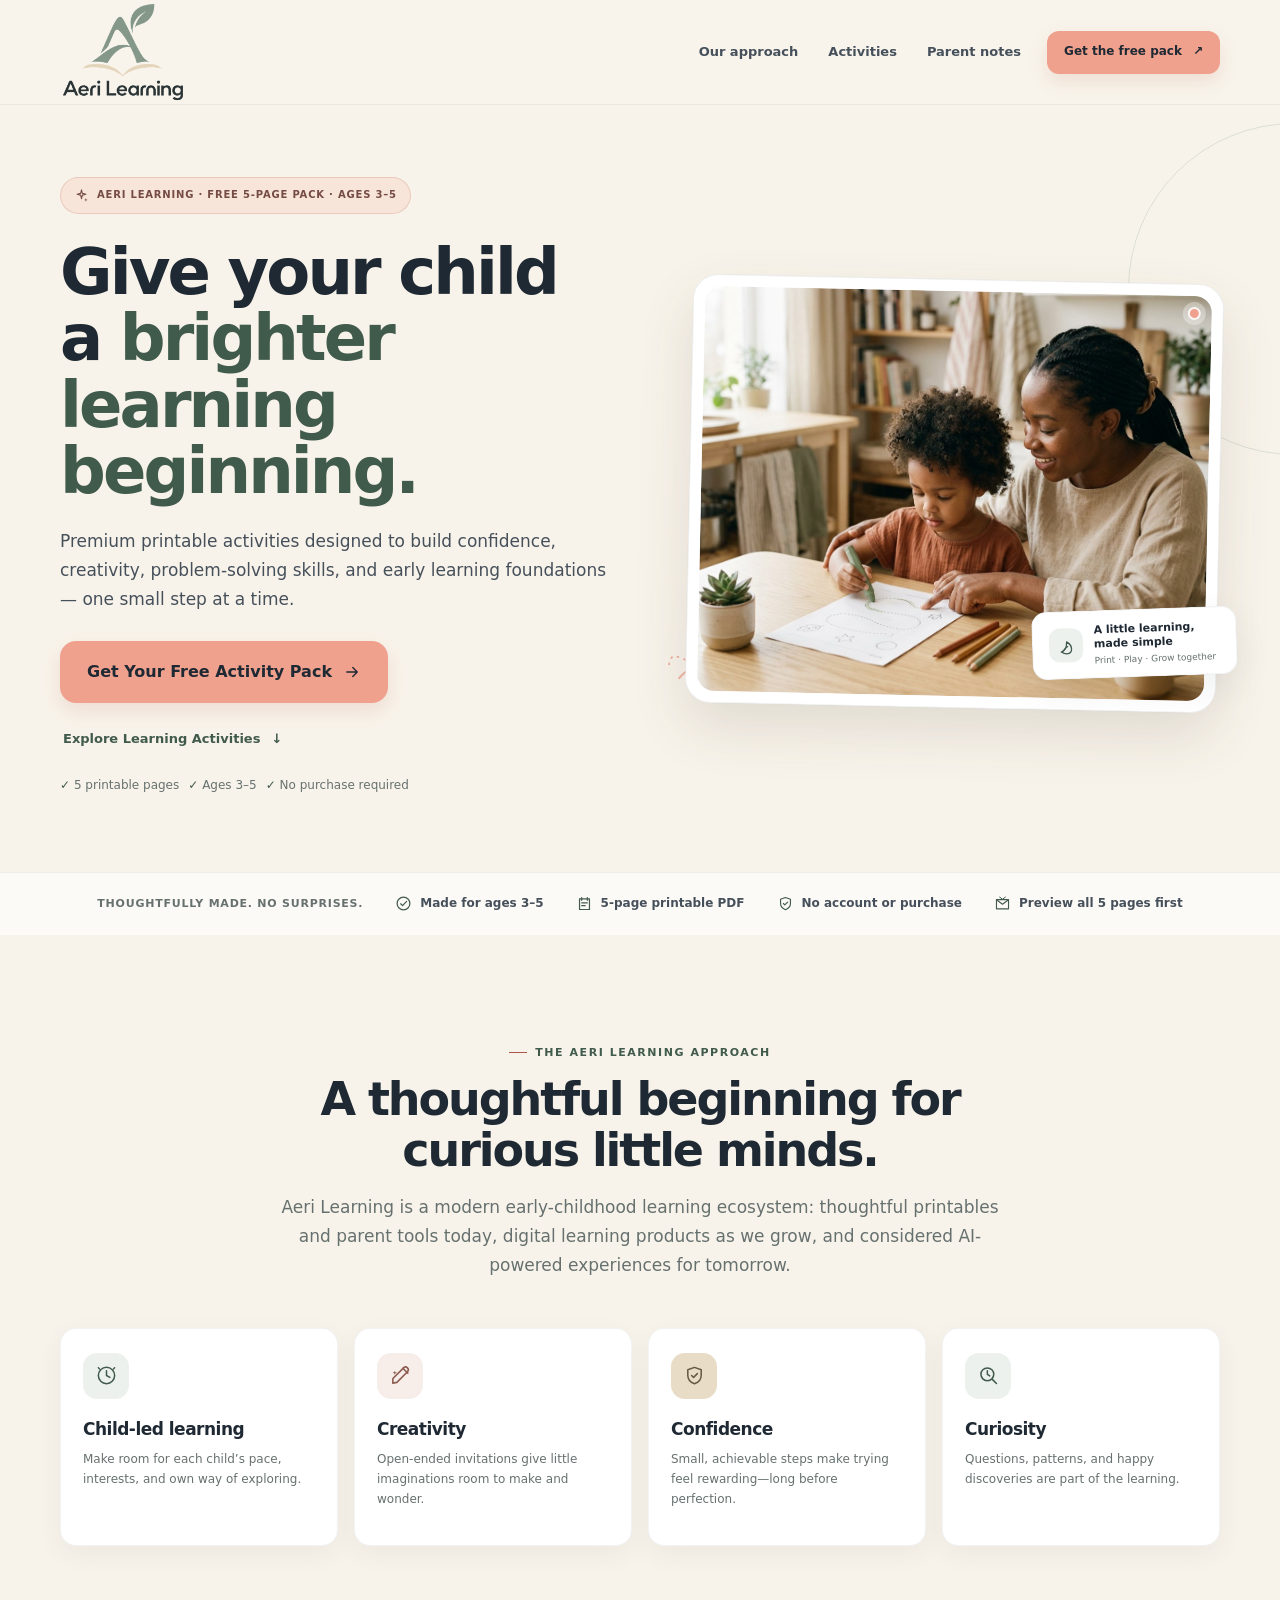
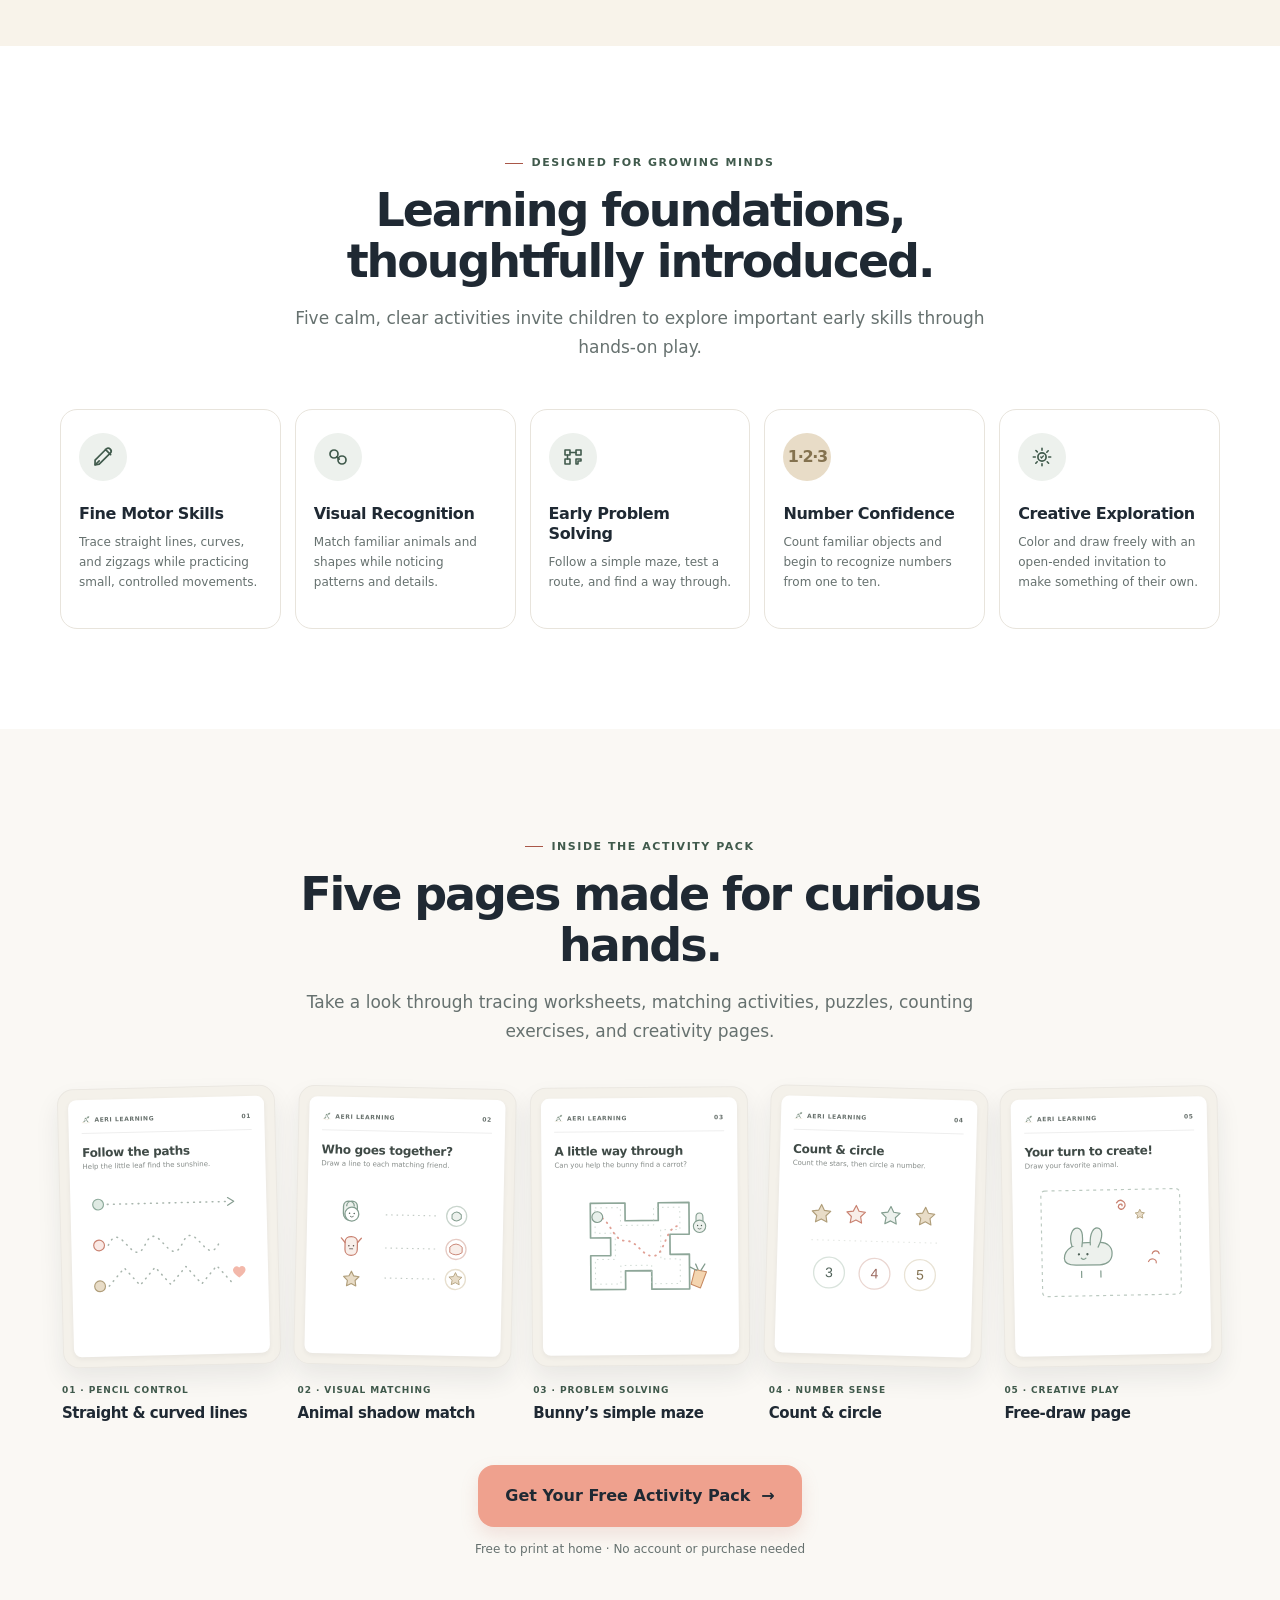
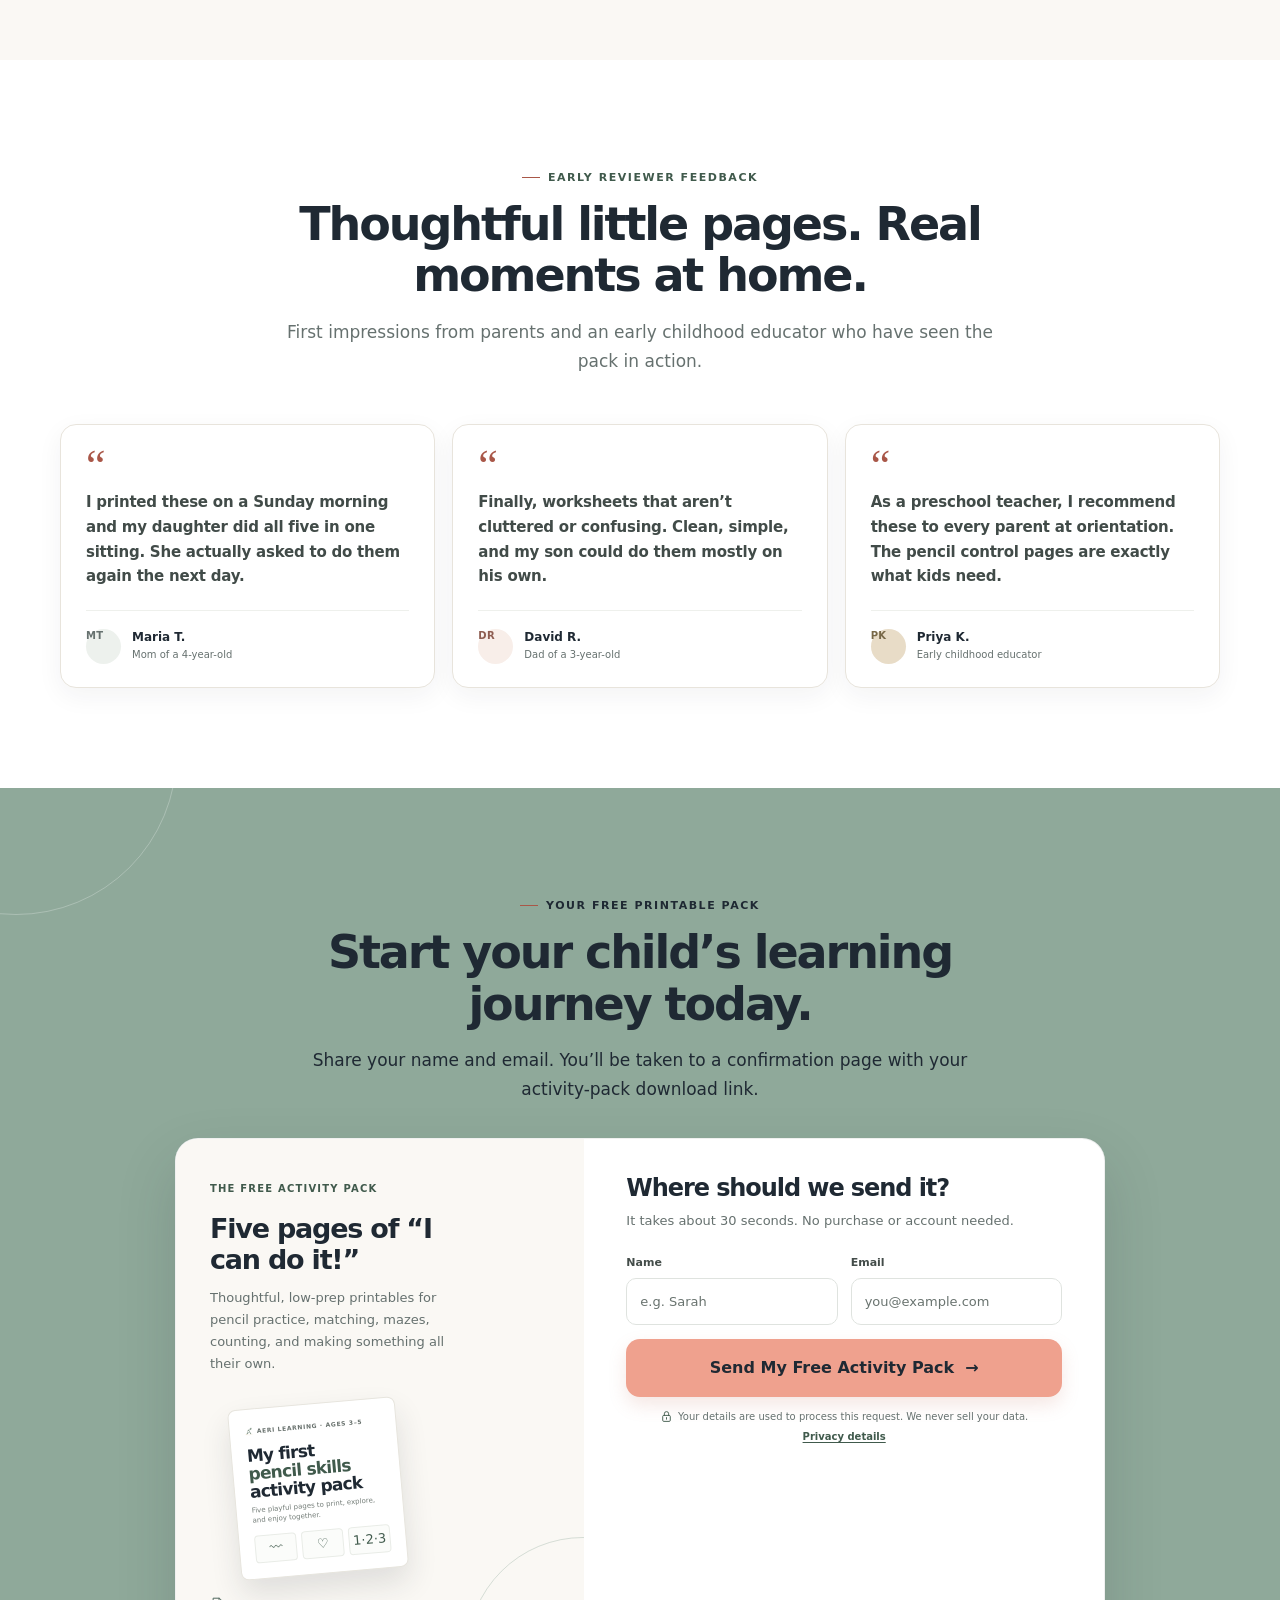
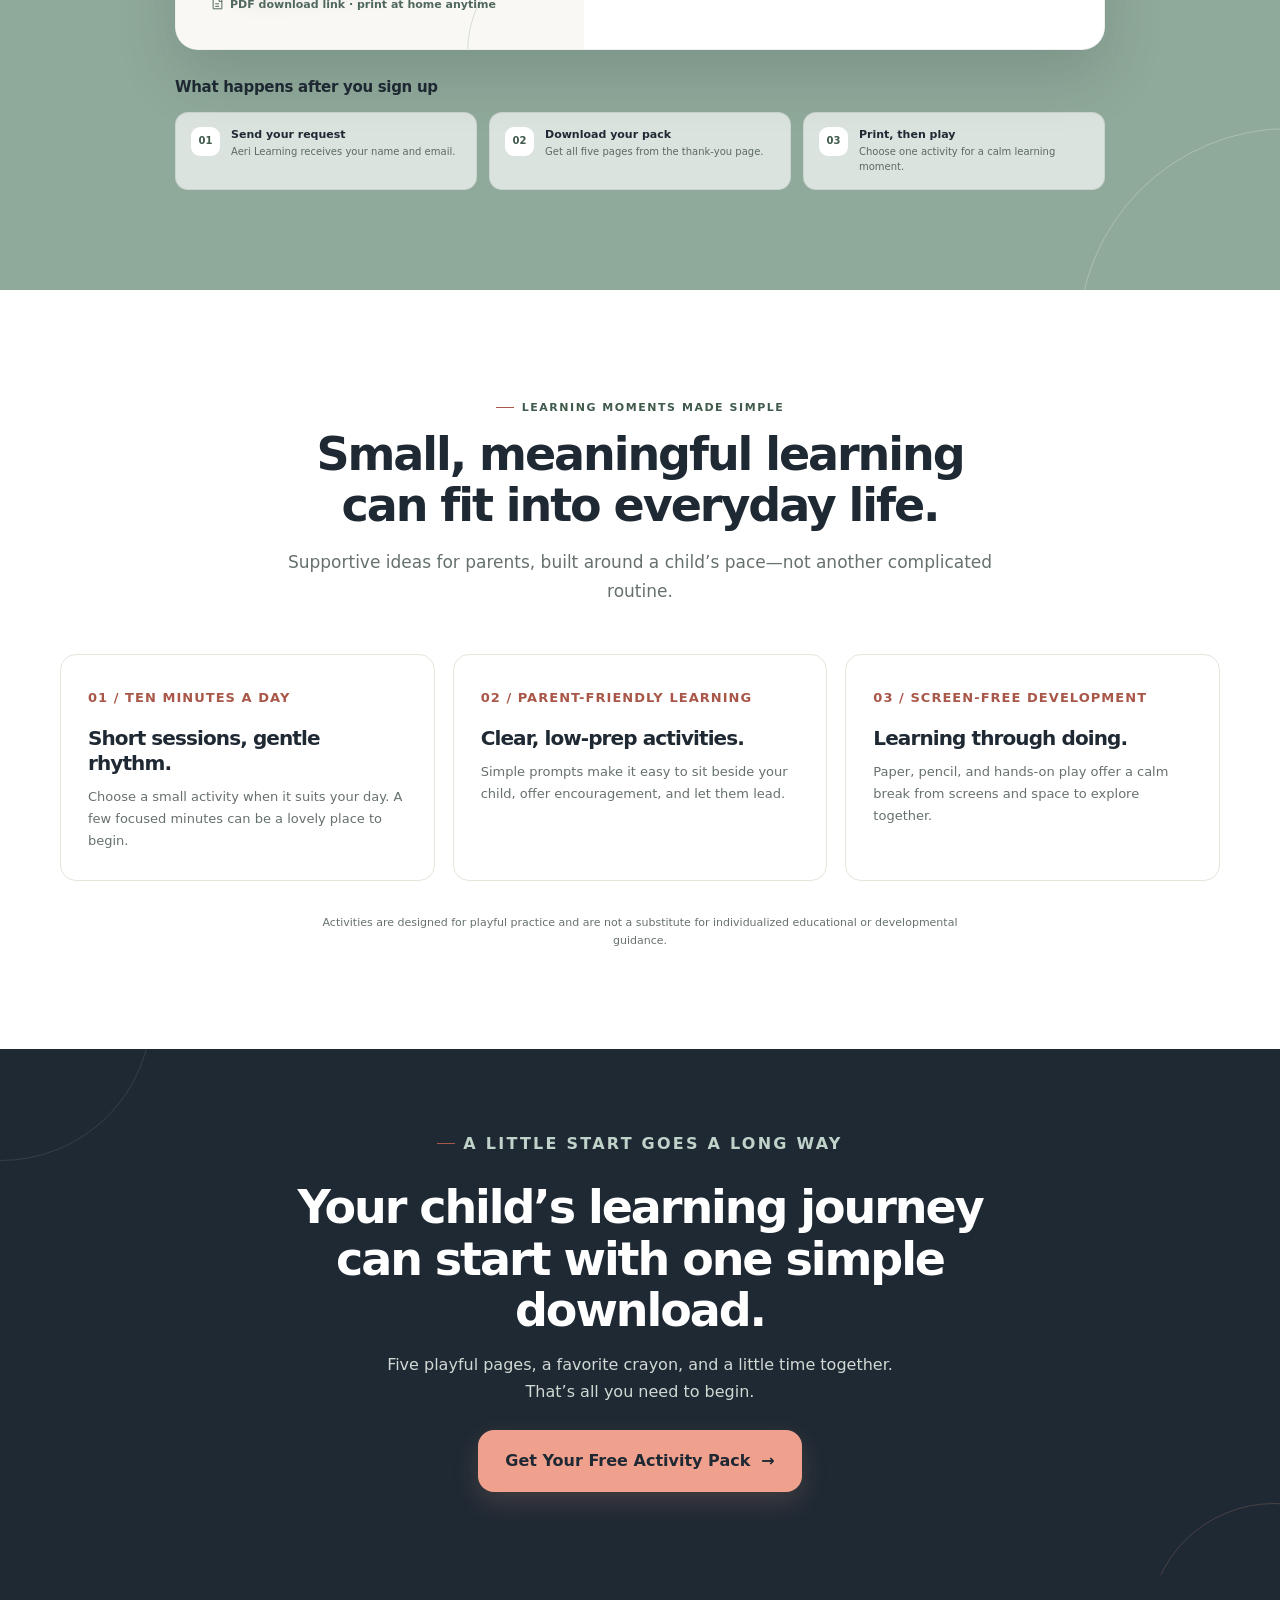
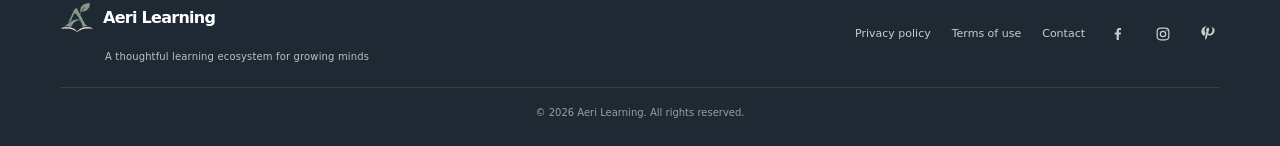
<file: index.html>
<!doctype html>
<html lang="en">
<head>
  <meta charset="utf-8">
  <meta name="viewport" content="width=device-width, initial-scale=1"> 
  <meta name="theme-color" content="#F8F3EA">
  <meta name="description" content="Aeri Learning creates thoughtful preschool printables and parent-friendly learning tools. Get a free five-page activity pack for curious minds ages 3–5.">
  <meta property="og:title" content="Aeri Learning | Thoughtful Preschool Learning Activities">
  <meta property="og:description" content="Premium printable activities to build confidence, creativity, problem-solving, and early learning foundations—one small step at a time.">
  <meta property="og:type" content="website">
  <meta name="p:domain_verify" content="b4071b27ca0872f01445f7cd109b9d6b"/>
  <link rel="icon" type="image/png" href="assets/icons/aeri-learning-mark.png">
  <link rel="stylesheet" href="css/style.css">
  <script src="js/script.js" defer></script>
  <title>Aeri Learning | Thoughtful Preschool Learning Activities</title>

<!-- Pinterest Verification -->
  <meta name="p:domain_verify" content="b4071b27ca0872f01445f7cd109b9d6b"/>
 
</head>
<body>
  <header class="site-header">
    <div class="container nav-wrap">
      <a class="brand" href="#top" aria-label="Aeri Learning, home">
        <img class="brand-logo-full" src="assets/images/aeri-learning-logo.png" alt="Aeri Learning" loading="eager" fetchpriority="high" width="900" height="727">
        <span class="brand-mobile-lockup"><img class="brand-mark" src="assets/icons/aeri-learning-mark.png" alt="" width="420" height="385" loading="eager"><span class="brand-wordmark">Aeri Learning</span></span>
      </a>
      <nav class="nav-links" aria-label="Main navigation">
        <a href="#approach">Our approach</a>
        <a href="#inside">Activities</a>
        <a href="#social-proof">Parent notes</a>
      </nav>
      <a class="button button--nav" href="#get-the-pack">Get the free pack <span aria-hidden="true">↗</span></a>
    </div>
  </header>

  <main id="top">
    <section class="hero" aria-labelledby="hero-title">
      <div class="container hero-grid">
        <div class="hero-copy">
          <p class="hero-badge">
            <svg viewBox="0 0 24 24" fill="none" aria-hidden="true"><path d="m12 3 1.4 5.6L19 10l-5.6 1.4L12 17l-1.4-5.6L5 10l5.6-1.4L12 3Z" stroke="currentColor" stroke-width="1.7" stroke-linejoin="round"/><path d="m19 16 .7 2.3L22 19l-2.3.7L19 22l-.7-2.3L16 19l2.3-.7L19 16Z" fill="currentColor"/></svg>
            Aeri Learning · Free 5-page pack · Ages 3–5
          </p>
          <h1 id="hero-title">Give your child a <span class="headline-accent">brighter learning beginning.</span></h1>
          <p class="hero-lede">Premium printable activities designed to build confidence, creativity, problem-solving skills, and early learning foundations — one small step at a time.</p>
          <div class="hero-actions">
            <a class="button button--large" href="#get-the-pack">
              Get Your Free Activity Pack
              <svg viewBox="0 0 24 24" fill="none" aria-hidden="true"><path d="M5 12h14m-6-6 6 6-6 6" stroke="currentColor" stroke-width="1.8" stroke-linecap="round" stroke-linejoin="round"/></svg>
            </a>
            <a class="button button--quiet" href="#inside">Explore Learning Activities <span aria-hidden="true">↓</span></a>
          </div>
          <p class="hero-note"><span><b class="check">✓</b> 5 printable pages</span><span><b class="check">✓</b> Ages 3–5</span><span><b class="check">✓</b> No purchase required</span></p>
        </div>
        <div class="hero-visual">
          <svg class="hero-scribble" viewBox="0 0 80 80" fill="none" aria-hidden="true"><path d="M8 41c11-26 29 28 43 0s20-18 23-5" stroke="currentColor" stroke-width="2.3" stroke-linecap="round" stroke-dasharray="1 7"/><path d="M15 60c11-8 19-7 29-2" stroke="currentColor" stroke-width="2.3" stroke-linecap="round"/></svg>
          <div class="hero-photo-frame">
            <img class="hero-photo" src="assets/images/aeri-learning-family.jpg" alt="A parent and preschooler sharing a calm worksheet activity at a sunlit kitchen table" width="1200" height="896" loading="eager" fetchpriority="high" decoding="async">
          </div>
          <div class="photo-caption">
            <span class="caption-icon"><svg viewBox="0 0 24 24" fill="none" aria-hidden="true"><path d="M5 19.5c4.3-1.1 7.2-5.5 7.2-12.5 3.7 2.3 6 5.6 6 9.1 0 3.6-2.5 5.9-6 5.9-2.6 0-4.7-.9-7.2-2.5Z" stroke="currentColor" stroke-width="1.6" stroke-linejoin="round"/><path d="M7 19c1.6-2.4 3.5-4.3 6.3-6.1" stroke="currentColor" stroke-width="1.6" stroke-linecap="round"/></svg></span>
            <span><strong>A little learning, made simple</strong><small>Print · Play · Grow together</small></span>
          </div>
        </div>
      </div>
    </section>

    <div class="trust-strip" aria-label="Activity pack details">
      <div class="container trust-inner">
        <span class="trust-intro">Thoughtfully made. No surprises.</span>
        <span class="trust-item"><svg viewBox="0 0 24 24" fill="none" aria-hidden="true"><circle cx="12" cy="12" r="9" stroke="currentColor" stroke-width="1.7"/><path d="M8 12.4 10.7 15 16.4 9" stroke="currentColor" stroke-width="1.7" stroke-linecap="round" stroke-linejoin="round"/></svg>Made for ages 3–5</span>
        <span class="trust-item"><svg viewBox="0 0 24 24" fill="none" aria-hidden="true"><path d="M5 5.5h14v15H5z" stroke="currentColor" stroke-width="1.7" stroke-linejoin="round"/><path d="M8 3.5v4m8-4v4M8 11h8m-8 4h5" stroke="currentColor" stroke-width="1.7" stroke-linecap="round"/></svg>5-page printable PDF</span>
        <span class="trust-item"><svg viewBox="0 0 24 24" fill="none" aria-hidden="true"><path d="M12 3.5 19 6v5.7c0 4.6-3 7.6-7 9-4-1.4-7-4.4-7-9V6l7-2.5Z" stroke="currentColor" stroke-width="1.6" stroke-linejoin="round"/><path d="m9 12 2 2 4-4" stroke="currentColor" stroke-width="1.6" stroke-linecap="round" stroke-linejoin="round"/></svg>No account or purchase</span>
        <span class="trust-item"><svg viewBox="0 0 24 24" fill="none" aria-hidden="true"><path d="M3.5 6.5h17v13h-17z" stroke="currentColor" stroke-width="1.6" stroke-linejoin="round"/><path d="m4 7 8 6 8-6" stroke="currentColor" stroke-width="1.6" stroke-linejoin="round"/><path d="m8 3 4 3 4-3" stroke="currentColor" stroke-width="1.4" stroke-linecap="round" stroke-linejoin="round"/></svg>Preview all 5 pages first</span>
      </div>
    </div>

    <section class="section approach" id="approach" aria-labelledby="approach-title">
      <div class="container">
        <div class="section-heading reveal">
          <p class="eyebrow">The Aeri Learning Approach</p>
          <h2 id="approach-title">A thoughtful beginning for curious little minds.</h2>
          <p>Aeri Learning is a modern early-childhood learning ecosystem: thoughtful printables and parent tools today, digital learning products as we grow, and considered AI-powered experiences for tomorrow.</p>
        </div>
        <div class="approach-grid">
          <article class="approach-card reveal">
            <span class="icon-box"><svg viewBox="0 0 24 24" fill="none" aria-hidden="true"><circle cx="12" cy="12" r="8.5" stroke="currentColor" stroke-width="1.6"/><path d="M12 7v5l3.5 2" stroke="currentColor" stroke-width="1.6" stroke-linecap="round"/><path d="M4.7 5.2 3.5 3.8m15.8 1.4 1.2-1.4" stroke="currentColor" stroke-width="1.5" stroke-linecap="round"/></svg></span>
            <h3>Child-led learning</h3>
            <p>Make room for each child’s pace, interests, and own way of exploring.</p>
          </article>
          <article class="approach-card reveal delay-1">
            <span class="icon-box"><svg viewBox="0 0 24 24" fill="none" aria-hidden="true"><path d="m14.4 4.4 5.2 5.2M4 20l4.2-.8L19.3 8.1a2.9 2.9 0 0 0-4.1-4.1L4.1 15.1 4 20Z" stroke="currentColor" stroke-width="1.7" stroke-linecap="round" stroke-linejoin="round"/><path d="m6 7 .7 1.7L8.5 9l-1.8.6L6 11.5l-.6-1.9L3.5 9l1.9-.3L6 7Z" fill="currentColor"/></svg></span>
            <h3>Creativity</h3>
            <p>Open-ended invitations give little imaginations room to make and wonder.</p>
          </article>
          <article class="approach-card reveal delay-2">
            <span class="icon-box"><svg viewBox="0 0 24 24" fill="none" aria-hidden="true"><path d="M12 3.5 19 6v5.7c0 4.6-3 7.6-7 9-4-1.4-7-4.4-7-9V6l7-2.5Z" stroke="currentColor" stroke-width="1.6" stroke-linejoin="round"/><path d="m9 12 2 2 4-4" stroke="currentColor" stroke-width="1.6" stroke-linecap="round" stroke-linejoin="round"/></svg></span>
            <h3>Confidence</h3>
            <p>Small, achievable steps make trying feel rewarding—long before perfection.</p>
          </article>
          <article class="approach-card reveal delay-1">
            <span class="icon-box"><svg viewBox="0 0 24 24" fill="none" aria-hidden="true"><circle cx="10.8" cy="10.8" r="6.7" stroke="currentColor" stroke-width="1.6"/><path d="m16 16 4.3 4.3M10.8 7v3.8l2.5 1.6" stroke="currentColor" stroke-width="1.6" stroke-linecap="round" stroke-linejoin="round"/></svg></span>
            <h3>Curiosity</h3>
            <p>Questions, patterns, and happy discoveries are part of the learning.</p>
          </article>
        </div>
      </div>
    </section>

    <section class="section included" id="inside" aria-labelledby="included-title">
      <div class="container">
        <div class="section-heading reveal">
          <p class="eyebrow">Designed for Growing Minds</p>
          <h2 id="included-title">Learning foundations, thoughtfully introduced.</h2>
          <p>Five calm, clear activities invite children to explore important early skills through hands-on play.</p>
        </div>
        <div class="feature-grid">
          <article class="feature-card reveal">
            <span class="feature-icon"><svg viewBox="0 0 24 24" fill="none" aria-hidden="true"><path d="m14.4 4.4 5.2 5.2M4 20l4.2-.8L19.3 8.1a2.9 2.9 0 0 0-4.1-4.1L4.1 15.1 4 20Z" stroke="currentColor" stroke-width="1.7" stroke-linecap="round" stroke-linejoin="round"/><path d="m4.5 19.5 3.7-3.7" stroke="currentColor" stroke-width="1.7" stroke-linecap="round"/></svg></span>
            <h3>Fine Motor Skills</h3><p>Trace straight lines, curves, and zigzags while practicing small, controlled movements.</p>
          </article>
          <article class="feature-card reveal delay-1">
            <span class="feature-icon"><svg viewBox="0 0 24 24" fill="none" aria-hidden="true"><circle cx="8" cy="9" r="4" stroke="currentColor" stroke-width="1.7"/><circle cx="16" cy="15" r="4" stroke="currentColor" stroke-width="1.7"/><path d="m10.8 11.8 2.4 2.4" stroke="currentColor" stroke-width="1.7" stroke-linecap="round"/></svg></span>
            <h3>Visual Recognition</h3><p>Match familiar animals and shapes while noticing patterns and details.</p>
          </article>
          <article class="feature-card reveal delay-2">
            <span class="feature-icon"><svg viewBox="0 0 24 24" fill="none" aria-hidden="true"><path d="M4 5h5v5H4zm11 0h5v5h-5zM4 14h5v5H4zm11 5h2v-3h3v-2h-5v5Z" stroke="currentColor" stroke-width="1.6" stroke-linejoin="round"/><path d="M9 7.5h6M6.5 10v4" stroke="currentColor" stroke-width="1.5" stroke-linecap="round"/></svg></span>
            <h3>Early Problem Solving</h3><p>Follow a simple maze, test a route, and find a way through.</p>
          </article>
          <article class="feature-card reveal delay-1">
            <span class="feature-icon feature-icon--number" aria-hidden="true">1·2·3</span>
            <h3>Number Confidence</h3><p>Count familiar objects and begin to recognize numbers from one to ten.</p>
          </article>
          <article class="feature-card reveal delay-2">
            <span class="feature-icon"><svg viewBox="0 0 24 24" fill="none" aria-hidden="true"><path d="M12 3.3v2m0 13.4v2m8.7-8.7h-2M5.3 12h-2m14.9-6.2-1.4 1.4M7.2 16.8l-1.4 1.4m12.8 0-1.4-1.4m-9.9-9.9L5.9 5.5" stroke="currentColor" stroke-width="1.6" stroke-linecap="round"/><circle cx="12" cy="12" r="4.1" stroke="currentColor" stroke-width="1.7"/><path d="m10.8 12.1.8.8 1.8-2" stroke="currentColor" stroke-width="1.4" stroke-linecap="round" stroke-linejoin="round"/></svg></span>
            <h3>Creative Exploration</h3><p>Color and draw freely with an open-ended invitation to make something of their own.</p>
          </article>
        </div>
      </div>
    </section>

    <section class="section gallery" id="preview" aria-labelledby="gallery-title">
      <div class="container">
        <div class="section-heading reveal">
          <p class="eyebrow">Inside the Activity Pack</p>
          <h2 id="gallery-title">Five pages made for curious hands.</h2>
          <p>Take a look through tracing worksheets, matching activities, puzzles, counting exercises, and creativity pages.</p>
        </div>
        <div class="worksheet-grid" aria-label="Preview of five worksheet pages">
          <article class="worksheet-card reveal">
            <div class="worksheet-frame"><div class="worksheet-paper">
              <div class="paper-meta"><span class="paper-brand"><img src="assets/icons/aeri-learning-mark.png" alt="" width="420" height="385" loading="lazy">Aeri Learning</span><span>01</span></div>
              <h3 class="paper-title">Follow the paths</h3><p class="paper-prompt">Help the little leaf find the sunshine.</p>
              <svg class="paper-art" viewBox="0 0 220 170" fill="none" aria-label="Dotted straight, curved, and zigzag tracing paths">
                <circle cx="19" cy="31" r="7" fill="#dfeae3" stroke="#8ca99a" stroke-width="1.5"/><path d="M31 31h157" stroke="#a8b5ad" stroke-width="2" stroke-linecap="round" stroke-dasharray="1 7"/><path d="m187 26 8 5-8 5" stroke="#879d91" stroke-width="1.5" stroke-linecap="round" stroke-linejoin="round"/>
                <circle cx="19" cy="84" r="7" fill="#fae9e5" stroke="#C98271" stroke-width="1.5"/><path d="M31 84c17-35 31 35 48 0s31 35 48 0 31 35 48 0" stroke="#a8b5ad" stroke-width="2" stroke-linecap="round" stroke-dasharray="1 7"/>
                <circle cx="19" cy="137" r="7" fill="#E8DCC7" stroke="#b09e7a" stroke-width="1.5"/><path d="m31 137 20-23 20 23 20-23 20 23 20-23 20 23 20-23 20 23" stroke="#a8b5ad" stroke-width="2" stroke-linecap="round" stroke-linejoin="round" stroke-dasharray="1 7"/>
                <path d="M192 119c2-4 5-5 8-2 3-3 7-2 8 2 1 4-4 8-8 11-4-3-9-7-8-11Z" fill="#EFA18E" opacity=".75"/>
              </svg>
            </div></div>
            <div class="paper-caption"><span>01 · Pencil control</span><h3>Straight & curved lines</h3></div>
          </article>
          <article class="worksheet-card reveal delay-1">
            <div class="worksheet-frame"><div class="worksheet-paper">
              <div class="paper-meta"><span class="paper-brand"><img src="assets/icons/aeri-learning-mark.png" alt="" width="420" height="385" loading="lazy">Aeri Learning</span><span>02</span></div>
              <h3 class="paper-title">Who goes together?</h3><p class="paper-prompt">Draw a line to each matching friend.</p>
              <svg class="paper-art" viewBox="0 0 220 170" fill="none" aria-label="Animal faces and matching simple shapes">
                <path d="M34 37c0-9 14-9 14 0v9c0 12-18 12-18 0v-9c0-9 14-9 14 0" fill="#EDF1ED" stroke="#849e90" stroke-width="1.7" stroke-linejoin="round"/><circle cx="41" cy="47" r="9" fill="#fff" stroke="#849e90" stroke-width="1.7"/><circle cx="38" cy="46" r="1" fill="#4b5d53"/><circle cx="44" cy="46" r="1" fill="#4b5d53"/><path d="M39 50q2 2 4 0" stroke="#4b5d53" stroke-width="1" stroke-linecap="round"/>
                <path d="M33 83c0-9 16-9 16 0v10c0 10-16 10-16 0V83Z" fill="#F8EEE9" stroke="#C98271" stroke-width="1.6"/><path d="M33 84 28 78m21 6 5-6" stroke="#C98271" stroke-width="1.6" stroke-linecap="round"/><circle cx="38" cy="88" r="1" fill="#594c47"/><circle cx="44" cy="88" r="1" fill="#594c47"/><path d="M39 92h4" stroke="#594c47" stroke-width="1" stroke-linecap="round"/>
                <path d="m39 127 3-6 3 6 7 1-5 5 1 7-6-3-6 3 1-7-5-5 7-1Z" fill="#E8DCC7" stroke="#b09e7a" stroke-width="1.5" stroke-linejoin="round"/>
                <path d="M85 47h69m-69 43h69m-69 39h69" stroke="#c3ccc6" stroke-width="1.5" stroke-dasharray="2 5"/>
                <circle cx="177" cy="47" r="13" fill="#fff" stroke="#c9d5cd" stroke-width="1.7"/><path d="M171 45q6-7 12 0v5q-6 6-12 0v-5Z" fill="#EDF1ED" stroke="#849e90" stroke-width="1.3"/>
                <circle cx="177" cy="90" r="13" fill="#fff" stroke="#e6cbc4" stroke-width="1.7"/><path d="M169 87q8-8 16 0v7q-8 6-16 0v-7Z" fill="#F8EEE9" stroke="#C98271" stroke-width="1.2"/>
                <circle cx="177" cy="129" r="13" fill="#fff" stroke="#e7dfce" stroke-width="1.7"/><path d="m177 120 2.6 5.2 5.8.8-4.2 4 .9 5.8-5.1-2.7-5.2 2.7 1-5.8-4.2-4 5.8-.8 2.6-5.2Z" fill="#E8DCC7" stroke="#b09e7a" stroke-width="1.1"/>
              </svg>
            </div></div>
            <div class="paper-caption"><span>02 · Visual matching</span><h3>Animal shadow match</h3></div>
          </article>
          <article class="worksheet-card reveal delay-2">
            <div class="worksheet-frame"><div class="worksheet-paper">
              <div class="paper-meta"><span class="paper-brand"><img src="assets/icons/aeri-learning-mark.png" alt="" width="420" height="385" loading="lazy">Aeri Learning</span><span>03</span></div>
              <h3 class="paper-title">A little way through</h3><p class="paper-prompt">Can you help the bunny find a carrot?</p>
              <svg class="paper-art" viewBox="0 0 220 170" fill="none" aria-label="Simple maze from a bunny to a carrot">
                <path d="M46 31h45v23h43V31h40v41h-25v26h25v45h-49v-24H91v24H46v-44h26V76H46V31Z" stroke="#8ea799" stroke-width="2.2" stroke-linejoin="round"/>
                <path d="M52 37h33v23h43V37h34v29h-25v38h25v32h-37v-24H85v24H52v-32h26V70H52V37Z" stroke="#c3d1c8" stroke-width="1" stroke-dasharray="2 5"/>
                <path d="M54 48c17 0 20 32 37 32s20 20 36 20 15-39 35-39" stroke="#e0a095" stroke-width="2.4" stroke-linecap="round" stroke-dasharray="1 7"/>
                <circle cx="55" cy="49" r="7" fill="#e8f0eb" stroke="#829b8d" stroke-width="1.5"/>
                <path d="M183 50c0-7 9-7 9 0v8c0 7-9 7-9 0v-8Z" fill="#EDF1ED" stroke="#849e90" stroke-width="1.4"/><circle cx="187.5" cy="62" r="8" fill="#EDF1ED" stroke="#849e90" stroke-width="1.4"/><circle cx="185" cy="61" r=".9" fill="#4b5d53"/><circle cx="190" cy="61" r=".9" fill="#4b5d53"/><path d="M185.5 65q2 1.5 4 0" stroke="#4b5d53" stroke-width=".9" stroke-linecap="round"/>
                <path d="m181 118 15 3-8 21-12-5 5-19Z" fill="#f4d5b0" stroke="#c78a61" stroke-width="1.4" stroke-linejoin="round"/><path d="m185 118-3-7m7 8 5-8m-11 8-8-4" stroke="#829b8d" stroke-width="1.7" stroke-linecap="round"/>
              </svg>
            </div></div>
            <div class="paper-caption"><span>03 · Problem solving</span><h3>Bunny’s simple maze</h3></div>
          </article>
          <article class="worksheet-card reveal delay-1">
            <div class="worksheet-frame"><div class="worksheet-paper">
              <div class="paper-meta"><span class="paper-brand"><img src="assets/icons/aeri-learning-mark.png" alt="" width="420" height="385" loading="lazy">Aeri Learning</span><span>04</span></div>
              <h3 class="paper-title">Count & circle</h3><p class="paper-prompt">Count the stars, then circle a number.</p>
              <svg class="paper-art" viewBox="0 0 220 170" fill="none" aria-label="A group of stars and three number choices">
                <path d="m39 35 3.7 7.5 8.3 1.2-6 5.8 1.4 8.2-7.4-3.9-7.4 3.9 1.4-8.2-6-5.8 8.3-1.2 3.7-7.5Z" fill="#E8DCC7" stroke="#b09e7a" stroke-width="1.5" stroke-linejoin="round"/>
                <path d="m84 35 3.7 7.5 8.3 1.2-6 5.8 1.4 8.2-7.4-3.9-7.4 3.9 1.4-8.2-6-5.8 8.3-1.2 3.7-7.5Z" fill="#F8EEE9" stroke="#C98271" stroke-width="1.5" stroke-linejoin="round"/>
                <path d="m129 35 3.7 7.5 8.3 1.2-6 5.8 1.4 8.2-7.4-3.9-7.4 3.9 1.4-8.2-6-5.8 8.3-1.2 3.7-7.5Z" fill="#EDF1ED" stroke="#849e90" stroke-width="1.5" stroke-linejoin="round"/>
                <path d="m174 35 3.7 7.5 8.3 1.2-6 5.8 1.4 8.2-7.4-3.9-7.4 3.9 1.4-8.2-6-5.8 8.3-1.2 3.7-7.5Z" fill="#E8DCC7" stroke="#b09e7a" stroke-width="1.5" stroke-linejoin="round"/>
                <path d="M27 81h166" stroke="#e5e8e4" stroke-width="1.4" stroke-dasharray="2 5"/>
                <circle cx="51" cy="123" r="20" fill="#fff" stroke="#d9e3dc" stroke-width="1.7"/><circle cx="110" cy="123" r="20" fill="#fff" stroke="#ead6d1" stroke-width="1.7"/><circle cx="169" cy="123" r="20" fill="#fff" stroke="#e9e3d5" stroke-width="1.7"/>
                <text x="51" y="129" text-anchor="middle" fill="#506259" font-size="18" font-family="sans-serif">3</text><text x="110" y="129" text-anchor="middle" fill="#9b695f" font-size="18" font-family="sans-serif">4</text><text x="169" y="129" text-anchor="middle" fill="#806f4e" font-size="18" font-family="sans-serif">5</text>
              </svg>
            </div></div>
            <div class="paper-caption"><span>04 · Number sense</span><h3>Count & circle</h3></div>
          </article>
          <article class="worksheet-card reveal delay-2">
            <div class="worksheet-frame"><div class="worksheet-paper">
              <div class="paper-meta"><span class="paper-brand"><img src="assets/icons/aeri-learning-mark.png" alt="" width="420" height="385" loading="lazy">Aeri Learning</span><span>05</span></div>
              <h3 class="paper-title">Your turn to create!</h3><p class="paper-prompt">Draw your favorite animal.</p>
              <svg class="paper-art" viewBox="0 0 220 170" fill="none" aria-label="Open drawing frame with a small playful animal sketch">
                <rect x="20" y="14" width="180" height="137" rx="5" stroke="#bbc9c0" stroke-width="1.5" stroke-dasharray="4 5"/>
                <path d="M49 102c0-13 15-20 30-20h17c9 0 15 6 15 14 0 10-7 15-16 15H65c-10 0-16-2-16-9Z" fill="#EDF1ED" stroke="#849e90" stroke-width="1.6"/>
                <path d="M59 86c-4-13 1-24 8-23 7 1 7 14 5 24m11-2c-1-15 5-25 12-21 6 4 2 17-2 24" fill="#EDF1ED" stroke="#849e90" stroke-width="1.6" stroke-linecap="round"/>
                <circle cx="68" cy="97" r="1.5" fill="#506259"/><circle cx="79" cy="97" r="1.5" fill="#506259"/><path d="M71 102q3 3 6 0m-6 25v-8m25 8v-8" stroke="#849e90" stroke-width="1.6" stroke-linecap="round"/>
                <path d="M118 31c5-7 14 0 10 6-3 5-10 1-7-3 2-2 5-1 4 1" stroke="#C98271" stroke-width="1.7" stroke-linecap="round"/>
                <path d="M158 108c3-6 11-3 10 2m-5-12c1-5 8-5 9 0" stroke="#C98271" stroke-width="1.5" stroke-linecap="round"/>
                <path d="m148 40 2 4 4 .6-3 3 .7 4-3.7-2-3.7 2 .7-4-3-3 4.1-.6 1.9-4Z" fill="#E8DCC7" stroke="#b09e7a" stroke-width="1.1"/>
              </svg>
            </div></div>
            <div class="paper-caption"><span>05 · Creative play</span><h3>Free-draw page</h3></div>
          </article>
        </div>
        <div class="gallery-cta reveal">
          <a class="button button--large" href="#get-the-pack">Get Your Free Activity Pack <span aria-hidden="true">→</span></a>
          <p>Free to print at home · No account or purchase needed</p>
        </div>
      </div>
    </section>

    <section class="section social-proof" id="social-proof" aria-labelledby="social-proof-title">
      <div class="container">
        <div class="section-heading reveal">
          <p class="eyebrow">Early reviewer feedback</p>
          <h2 id="social-proof-title">Thoughtful little pages. Real moments at home.</h2>
          <p>First impressions from parents and an early childhood educator who have seen the pack in action.</p>
        </div>
        <div class="testimonials-grid">
          <article class="testimonial-card reveal">
            <span class="quote-mark" aria-hidden="true">“</span>
            <blockquote>I printed these on a Sunday morning and my daughter did all five in one sitting. She actually asked to do them again the next day.</blockquote>
            <div class="reviewer"><span class="reviewer-initials" aria-hidden="true">MT</span><div><strong>Maria T.</strong><span>Mom of a 4-year-old</span></div></div>
          </article>
          <article class="testimonial-card reveal delay-1">
            <span class="quote-mark" aria-hidden="true">“</span>
            <blockquote>Finally, worksheets that aren’t cluttered or confusing. Clean, simple, and my son could do them mostly on his own.</blockquote>
            <div class="reviewer"><span class="reviewer-initials" aria-hidden="true">DR</span><div><strong>David R.</strong><span>Dad of a 3-year-old</span></div></div>
          </article>
          <article class="testimonial-card reveal delay-2">
            <span class="quote-mark" aria-hidden="true">“</span>
            <blockquote>As a preschool teacher, I recommend these to every parent at orientation. The pencil control pages are exactly what kids need.</blockquote>
            <div class="reviewer"><span class="reviewer-initials" aria-hidden="true">PK</span><div><strong>Priya K.</strong><span>Early childhood educator</span></div></div>
          </article>
        </div>
      </div>
    </section>

    <section class="section signup" id="get-the-pack" aria-labelledby="signup-title">
      <div class="container">
        <div class="section-heading reveal">
          <p class="eyebrow">Your free printable pack</p>
          <h2 id="signup-title">Start your child’s learning journey today.</h2>
          <p>Share your name and email. You’ll be taken to a confirmation page with your activity-pack download link.</p>
        </div>
        <div class="signup-card reveal">
          <aside class="pack-panel" aria-label="About the free activity pack">
            <div>
              <span class="pack-label">The free activity pack</span>
              <h3>Five pages of “I can do it!”</h3>
              <p>Thoughtful, low-prep printables for pencil practice, matching, mazes, counting, and making something all their own.</p>
              <div class="mini-pack" aria-hidden="true">
                <span class="mini-label"><img src="assets/icons/aeri-learning-mark.png" alt="" width="420" height="385" loading="lazy">Aeri Learning · ages 3–5</span>
                <strong>My first<br><em>pencil skills</em><br>activity pack</strong>
                <p>Five playful pages to print, explore, and enjoy together.</p>
                <div class="mini-art"><span>〰</span><span>♡</span><span>1·2·3</span></div>
              </div>
            </div>
            <div class="pack-bottom"><svg viewBox="0 0 24 24" fill="none" aria-hidden="true"><path d="M5 3.5h10l4 4v13H5z" stroke="currentColor" stroke-width="1.6" stroke-linejoin="round"/><path d="M14.5 3.5v5h4.5m-10 4h5m-5 4h5" stroke="currentColor" stroke-width="1.6" stroke-linecap="round"/></svg>PDF download link · print at home anytime</div>
          </aside>
          <div class="form-panel">
            <div class="form-intro"><h3>Where should we send it?</h3><p>It takes about 30 seconds. No purchase or account needed.</p></div>
            <form class="lead-form" id="lead-form" action="https://script.google.com/macros/s/AKfycbx5egZyFsGavRdD6m3KxmgsorFQdhVwZMsm-DgWamo9HBj6ygEacZAcU0QIX9Z5lm30xg/exec" method="POST">
              <input type="hidden" name="requestToken" id="request-token" value="">
              <div class="form-honeypot" aria-hidden="true">
                <label for="company-website">Leave this field blank</label>
                <input id="company-website" name="companyWebsite" type="text" tabindex="-1" autocomplete="off">
              </div>
              <div class="field">
                <label for="parent-name">Name</label>
                <input id="parent-name" name="name" type="text" placeholder="e.g. Sarah" autocomplete="name" minlength="2" required>
              </div>
              <div class="field">
                <label for="email">Email</label>
                <input id="email" name="email" type="email" placeholder="you@example.com" autocomplete="email" inputmode="email" required>
              </div>
              <div class="field--full">
                <button class="button button--wide" id="submit-button" type="submit" aria-live="polite"><span class="submit-label">Send My Free Activity Pack</span><span class="submit-arrow" aria-hidden="true">→</span></button>
              </div>
            </form>
            <p class="form-status" id="form-status" role="status" aria-live="polite" aria-atomic="true"></p>
            <iframe id="form-response-frame" name="aeri-apps-script-response" title="Form submission response" hidden></iframe>
            <p class="privacy-line"><svg class="privacy-lock" viewBox="0 0 24 24" fill="none" aria-hidden="true"><rect x="5" y="10" width="14" height="11" rx="2" stroke="currentColor" stroke-width="1.7"/><path d="M8 10V7a4 4 0 1 1 8 0v3m-4 4v3" stroke="currentColor" stroke-width="1.7" stroke-linecap="round"/></svg>Your details are used to process this request. We never sell your data. <a href="#privacy-dialog" data-dialog="privacy-dialog">Privacy details</a></p>
          </div>
        </div>
        <div class="delivery-expectation reveal" aria-labelledby="steps-title">
          <h3 class="steps-heading" id="steps-title">What happens after you sign up</h3>
          <ol class="delivery-steps">
            <li class="delivery-step"><span class="step-number" aria-hidden="true">01</span><div><strong>Send your request</strong><span>Aeri Learning receives your name and email.</span></div></li>
            <li class="delivery-step"><span class="step-number" aria-hidden="true">02</span><div><strong>Download your pack</strong><span>Get all five pages from the thank-you page.</span></div></li>
            <li class="delivery-step"><span class="step-number" aria-hidden="true">03</span><div><strong>Print, then play</strong><span>Choose one activity for a calm learning moment.</span></div></li>
          </ol>
        </div>
      </div>
    </section>

    <section class="section little-wins" aria-labelledby="wins-title">
      <div class="container">
        <div class="section-heading reveal">
          <p class="eyebrow">Learning moments made simple</p>
          <h2 id="wins-title">Small, meaningful learning can fit into everyday life.</h2>
          <p>Supportive ideas for parents, built around a child’s pace—not another complicated routine.</p>
        </div>
        <div class="wins-grid">
          <article class="win-card reveal"><span class="win-number">01 / TEN MINUTES A DAY</span><h3>Short sessions, gentle rhythm.</h3><p>Choose a small activity when it suits your day. A few focused minutes can be a lovely place to begin.</p></article>
          <article class="win-card reveal delay-1"><span class="win-number">02 / PARENT-FRIENDLY LEARNING</span><h3>Clear, low-prep activities.</h3><p>Simple prompts make it easy to sit beside your child, offer encouragement, and let them lead.</p></article>
          <article class="win-card reveal delay-2"><span class="win-number">03 / SCREEN-FREE DEVELOPMENT</span><h3>Learning through doing.</h3><p>Paper, pencil, and hands-on play offer a calm break from screens and space to explore together.</p></article>
        </div>
        <p class="honesty-note">Activities are designed for playful practice and are not a substitute for individualized educational or developmental guidance.</p>
      </div>
    </section>

    <section class="final-cta" aria-labelledby="final-title">
      <div class="container final-inner reveal">
        <p class="eyebrow">A little start goes a long way</p>
        <h2 id="final-title">Your child’s learning journey can start with one simple download.</h2>
        <p>Five playful pages, a favorite crayon, and a little time together. That’s all you need to begin.</p>
        <a class="button button--large" href="#get-the-pack">Get Your Free Activity Pack <span aria-hidden="true">→</span></a>
      </div>
    </section>
  </main>

  <footer class="site-footer">
    <div class="container">
      <div class="footer-main">
        <div>
          <a class="brand footer-brand" href="#top" aria-label="Aeri Learning, back to top">
            <span class="brand-mobile-lockup"><img class="brand-mark" src="assets/icons/aeri-learning-mark.png" alt="" width="420" height="385" loading="lazy"><span class="brand-wordmark">Aeri Learning</span></span>
          </a>
          <p class="footer-description">A thoughtful learning ecosystem for growing minds</p>
        </div>
        <nav class="footer-links" aria-label="Footer navigation">
          <a href="#privacy-dialog" data-dialog="privacy-dialog">Privacy policy</a>
          <a href="#terms-dialog" data-dialog="terms-dialog">Terms of use</a>
          <a href="#get-the-pack">Contact</a>
          <a class="footer-social-link" href="https://web.facebook.com/people/Aeri-Learning/61595198282254/" target="_blank" rel="noopener noreferrer" aria-label="Aeri Learning Facebook">
            <svg width="16" height="16" viewBox="0 0 24 24" fill="none" xmlns="http://www.w3.org/2000/svg" aria-hidden="true" focusable="false"><path d="M13.24 21v-8.2H16l.41-3.2h-3.17V7.56c0-.93.26-1.56 1.59-1.56h1.7V3.14c-.29-.04-1.3-.14-2.47-.14-2.44 0-4.11 1.49-4.11 4.23V9.6H7.19v3.2h2.76V21h3.29Z" fill="currentColor"/></svg>
          </a>
          <a class="footer-social-link" href="https://www.instagram.com/aerilearning/" target="_blank" rel="noopener noreferrer" aria-label="Aeri Learning Instagram">
            <svg width="16" height="16" viewBox="0 0 24 24" fill="none" xmlns="http://www.w3.org/2000/svg" aria-hidden="true" focusable="false"><rect x="3.25" y="3.25" width="17.5" height="17.5" rx="5.2" stroke="currentColor" stroke-width="1.8"/><circle cx="12" cy="12" r="4.05" stroke="currentColor" stroke-width="1.8"/><circle cx="17.8" cy="6.55" r="1.1" fill="currentColor"/></svg>
          </a>
          <a class="footer-social-link" href="https://www.pinterest.com/aerilearning/" target="_blank" rel="noopener noreferrer" aria-label="Aeri Learning Pinterest">
            <svg width="16" height="16" viewBox="0 0 24 24" fill="none" xmlns="http://www.w3.org/2000/svg" aria-hidden="true" focusable="false"><path d="M12.017 0C5.396 0 2 4.233 2 8.711c0 2.107 1.194 4.737 3.105 5.568.963.722 1.82.025 2.096-.79.19-.562.652-2.278.854-2.876.278-.79.169-1.045-.448-1.743-.558-.632-.91-1.455-.91-2.62 0-3.378 2.527-6.405 6.584-6.405 3.592 0 5.57 2.195 5.57 5.123 0 3.854-1.706 7.11-4.24 7.11-1.398 0-2.445-1.156-2.109-2.578.402-1.698 1.181-3.53 1.181-4.755 0-1.096-.588-2.011-1.804-2.011-1.431 0-2.582 1.48-2.582 3.462 0 1.262.425 2.116.425 2.116s-1.46 6.187-1.714 7.27c-.51 2.154-.076 4.795-.04 5.06.02.157.218.194.307.075.129-.17 1.8-2.232 2.375-4.324.162-.593.93-3.787.93-3.787.46.904 1.805 1.7 3.236 1.7 4.258 0 7.147-3.882 7.147-9.072C21.94 4.143 18.008 0 12.05 0Z" fill="currentColor"/></svg>
          </a>
        </nav>
      </div>
      <p class="copyright">© <span id="year">2025</span> Aeri Learning. All rights reserved.</p>
    </div>
  </footer>

  <aside class="sticky-cta" id="sticky-cta" aria-label="Get the free activity pack">
    <div class="sticky-copy"><strong>Thoughtful pages for curious minds.</strong><span>For curious learners ages 3–5</span></div>
    <a class="button" href="#get-the-pack">Get Your Free Pack <span aria-hidden="true">→</span></a>
  </aside>

  <dialog class="policy-dialog" id="privacy-dialog" aria-labelledby="privacy-title">
    <div class="dialog-inner">
      <div class="dialog-top"><h2 id="privacy-title">Privacy details</h2><button class="dialog-close" type="button" aria-label="Close privacy details"><svg viewBox="0 0 24 24" fill="none" aria-hidden="true"><path d="m6 6 12 12M18 6 6 18" stroke="currentColor" stroke-width="1.8" stroke-linecap="round"/></svg></button></div>
      <p>We collect a parent name and email address to process the requested activity-pack submission. The form is processed by a Google Apps Script web app and stored in the Aeri Learning spreadsheet connected to that script. We do not sell personal information. If we offer optional learning emails in the future, we will ask for separate permission and include an unsubscribe option.</p>
      <p class="dialog-notice"><strong>Before publishing:</strong> Add your organization’s legal name and contact details, email-service provider, retention practices, analytics/cookie details, and any required regional disclosures to this draft policy.</p>
    </div>
  </dialog>
  <dialog class="policy-dialog" id="terms-dialog" aria-labelledby="terms-title">
    <div class="dialog-inner">
      <div class="dialog-top"><h2 id="terms-title">Terms of use</h2><button class="dialog-close" type="button" aria-label="Close terms of use"><svg viewBox="0 0 24 24" fill="none" aria-hidden="true"><path d="m6 6 12 12M18 6 6 18" stroke="currentColor" stroke-width="1.8" stroke-linecap="round"/></svg></button></div>
      <p>The printable activity pack is offered for personal, non-commercial use. An adult should supervise children during activities and choose materials that are appropriate for their child. Please don’t resell or redistribute the files.</p>
      <p class="dialog-notice"><strong>Before publishing:</strong> Review these sample terms with your business requirements and add your legal business name, jurisdiction, contact details, and any applicable terms for future products.</p>
    </div>
  </dialog>

</body>
</html>
</file>
<file: css/style.css>
/* Design tokens */
:root {
  --ink: #1F2933;
  --ink-soft: #46505B;
  --muted: #66716F;
  --sage: #8FA99A;
  --sage-dark: #405A4C;
  --sage-pale: #EDF1ED;
  --cream: #F8F3EA;
  --beige: #E8DCC7;
  --warm-gray: #FAF8F4;
  --coral: #EFA18E;
  --coral-deep: #A95748;
  --white: #FFFFFF;
  --line: #E8E4DC;
  --shadow-soft: 0 12px 35px rgba(31, 41, 51, .07);
  --shadow-card: 0 8px 26px rgba(31, 41, 51, .055);
  --radius-lg: 24px;
  --radius-md: 16px;
  --radius-sm: 12px;
  --font-head: Manrope, "Nunito Sans", Inter, ui-sans-serif, system-ui, -apple-system, BlinkMacSystemFont, "Segoe UI", sans-serif;
  --font-body: Inter, "Nunito Sans", ui-sans-serif, system-ui, -apple-system, BlinkMacSystemFont, "Segoe UI", sans-serif;
}

/* Global styles */
* { box-sizing: border-box; }
html { scroll-behavior: smooth; scroll-padding-top: 112px; }
body {
  margin: 0;
  color: var(--ink);
  background: var(--white);
  font-family: var(--font-body);
  font-size: 16px;
  line-height: 1.65;
  -webkit-font-smoothing: antialiased;
  text-rendering: optimizeLegibility;
}
img, svg { display: block; max-width: 100%; }
img { height: auto; }
a { color: inherit; }
button, input, select { font: inherit; }
button, a { -webkit-tap-highlight-color: transparent; }
:focus-visible { outline: 3px solid #405A4C; outline-offset: 3px; }
.container { width: min(1160px, calc(100% - 48px)); margin-inline: auto; }
.section { padding: 100px 0; }
/* Typography */
.section-heading { max-width: 720px; margin: 0 auto 48px; text-align: center; }
.eyebrow {
  display: inline-flex; align-items: center; gap: 8px;
  margin: 0 0 15px; color: var(--sage-dark); font-size: 11px;
  font-weight: 800; letter-spacing: .14em; line-height: 1.2; text-transform: uppercase;
}
.eyebrow::before { content: ""; display: inline-block; width: 18px; height: 1px; background: var(--coral-deep); }
h1, h2, h3, p { margin-top: 0; }
h1, h2, h3 { font-family: var(--font-head); letter-spacing: -.045em; }
h1 { margin-bottom: 22px; font-size: clamp(42px, 5.2vw, 64px); line-height: 1.04; font-weight: 750; }
h2 { margin-bottom: 16px; font-size: clamp(34px, 4vw, 46px); line-height: 1.12; font-weight: 740; }
.section-heading > p:last-child { margin: 0; color: var(--muted); font-size: 17px; line-height: 1.7; }

/* Header and navigation */
.site-header {
  position: sticky; z-index: 20; top: 0; background: rgba(248, 243, 234, .92);
  border-bottom: 1px solid rgba(31, 41, 51, .06); backdrop-filter: blur(16px);
}
.nav-wrap { min-height: 104px; display: flex; align-items: center; justify-content: space-between; gap: 26px; }
.brand { display: inline-flex; align-items: center; gap: 10px; text-decoration: none; min-width: max-content; }
.brand-logo-full { display: block; width: 126px; height: auto; flex: 0 0 auto; }
.brand-mobile-lockup { display: none; align-items: center; gap: 9px; }
.brand-mark { width: 38px; height: auto; flex: 0 0 auto; }
.brand-wordmark { color: var(--ink); font-family: var(--font-head); font-size: 17px; font-weight: 800; letter-spacing: -.045em; white-space: nowrap; }
.nav-links { display: flex; align-items: center; gap: 30px; margin-left: auto; }
.nav-links a { color: var(--ink-soft); font-size: 13px; font-weight: 650; text-decoration: none; transition: color .18s ease; }
.nav-links a:hover { color: var(--sage-dark); }

/* Buttons and CTAs */
.button {
  min-height: 54px; display: inline-flex; align-items: center; justify-content: center; gap: 11px;
  padding: 0 23px; border: 0; border-radius: 14px; background: var(--coral); color: var(--ink);
  box-shadow: 0 8px 18px rgba(201, 121, 103, .18); font-size: 15px; font-weight: 800;
  line-height: 1.15; text-align: center; text-decoration: none; cursor: pointer;
  transition: transform .18s ease, background .18s ease, box-shadow .18s ease;
}
.button:hover { background: #F2B09E; box-shadow: 0 11px 23px rgba(201, 121, 103, .29); transform: translateY(-2px); }
.button:active { transform: translateY(0); }
.button:disabled { cursor: wait; opacity: .82; transform: none; }
.button svg { width: 18px; height: 18px; flex: 0 0 auto; }
.button--nav { min-height: 43px; padding: 0 17px; border-radius: 12px; font-size: 12px; }
.button--large { min-height: 62px; padding: 0 27px; border-radius: 16px; font-size: 16px; }
.button--wide { width: 100%; min-height: 58px; font-size: 16px; }
.button--quiet { min-height: 42px; padding: 0 3px; background: transparent; color: var(--sage-dark); box-shadow: none; font-size: 13px; font-weight: 750; }
.button--quiet:hover { background: transparent; color: var(--ink); box-shadow: none; transform: translateX(2px); }

/* Hero */
.hero { position: relative; overflow: hidden; padding: 66px 0 55px; background: var(--cream); }
.hero::before {
  content: ""; position: absolute; width: 330px; height: 330px; right: -180px; top: 18px;
  border: 1px solid rgba(143, 169, 154, .28); border-radius: 50%; pointer-events: none;
}
.hero-grid { display: grid; grid-template-columns: 1.02fr .98fr; align-items: center; gap: clamp(44px, 6vw, 78px); }
.hero-copy { position: relative; z-index: 1; padding: 6px 0 10px; }
.hero-badge {
  display: inline-flex; align-items: center; gap: 8px; margin: 0 0 25px; padding: 9px 13px;
  border: 1px solid rgba(201, 121, 103, .28); border-radius: 999px; background: rgba(239, 161, 142, .17);
  color: #754B43; font-size: 10px; font-weight: 850; letter-spacing: .08em; text-transform: uppercase;
}
.hero-badge svg { width: 15px; height: 15px; }
.hero h1 { max-width: 650px; }
.hero h1 .headline-accent { color: var(--sage-dark); }
.hero-lede { max-width: 575px; margin: 0 0 27px; color: var(--ink-soft); font-size: 17px; line-height: 1.72; }
.hero-actions { display: flex; flex-wrap: wrap; align-items: center; gap: 15px 19px; }
.hero-note { display: block; margin-top: 16px; color: var(--muted); font-size: 12px; line-height: 1.55; }
.hero-note span { display: inline-block; margin-right: 9px; }
.hero-note .check { color: var(--sage-dark); font-weight: 900; }
.hero-visual { position: relative; max-width: 550px; justify-self: end; width: 100%; }
.hero-photo-frame { position: relative; padding: 11px; border: 1px solid rgba(31, 41, 51, .08); border-radius: 25px; background: #fff; box-shadow: 0 24px 54px rgba(69, 61, 47, .13); transform: rotate(1.2deg); }
.hero-photo-frame::before { content: ""; position: absolute; top: 22px; right: 22px; z-index: 1; width: 9px; height: 9px; border: 2px solid rgba(255,255,255,.9); border-radius: 50%; background: var(--coral); box-shadow: 0 0 0 5px rgba(255,255,255,.32); }
.hero-photo { width: 100%; aspect-ratio: 1.25; border-radius: 17px; object-fit: cover; object-position: 57% center; }
.photo-caption {
  position: absolute; z-index: 2; right: -17px; bottom: 31px; display: flex; align-items: center; gap: 11px;
  max-width: 205px; padding: 12px 16px; border: 1px solid rgba(31,41,51,.06); border-radius: 15px;
  background: var(--white); box-shadow: var(--shadow-soft); transform: rotate(-2deg);
}
.caption-icon { display: grid; width: 34px; height: 34px; place-items: center; flex: 0 0 auto; border-radius: 11px; background: var(--sage-pale); color: var(--sage-dark); }
.caption-icon svg { width: 19px; height: 19px; }
.photo-caption strong { display: block; color: var(--ink); font-size: 11px; line-height: 1.3; }
.photo-caption small { display: block; margin-top: 3px; color: var(--muted); font-size: 9px; line-height: 1.2; }
.hero-scribble { position: absolute; left: -28px; bottom: 19px; width: 68px; height: 68px; color: var(--coral); opacity: .8; transform: rotate(-16deg); }

/* Trust strip */
.trust-strip { padding: 21px 0; border-top: 1px solid rgba(31, 41, 51, .06); background: #FCFAF6; }
.trust-inner { display: flex; align-items: center; justify-content: center; flex-wrap: wrap; gap: 14px 32px; }
.trust-intro { color: var(--muted); font-size: 11px; font-weight: 750; letter-spacing: .07em; text-transform: uppercase; }
.trust-item { display: inline-flex; align-items: center; gap: 8px; color: var(--ink-soft); font-size: 12px; font-weight: 650; }
.trust-item svg { width: 17px; height: 17px; color: var(--sage-dark); }

/* The Aeri Learning approach */
.approach { background: var(--cream); }
.approach-grid { display: grid; grid-template-columns: repeat(4, 1fr); gap: 16px; }
.approach-card { min-height: 218px; padding: 24px 22px 22px; border: 1px solid rgba(31, 41, 51, .055); border-radius: var(--radius-md); background: #fff; box-shadow: var(--shadow-card); }
.icon-box { display: grid; width: 46px; height: 46px; place-items: center; margin-bottom: 20px; border-radius: 14px; background: var(--sage-pale); color: var(--sage-dark); }
.icon-box svg { width: 23px; height: 23px; }
.approach-card:nth-child(2) .icon-box { background: #F8EEE9; color: #8E5D51; }
.approach-card:nth-child(3) .icon-box { background: var(--beige); color: #655A46; }
.approach-card:nth-child(4) .icon-box { background: #EDF1ED; color: var(--sage-dark); }
.approach-card h3 { margin-bottom: 9px; font-size: 17px; line-height: 1.25; letter-spacing: -.03em; }
.approach-card p { margin: 0; color: var(--muted); font-size: 12px; line-height: 1.68; }

/* Growing minds / learning skills */
.included { background: var(--white); }
.feature-grid { display: grid; grid-template-columns: repeat(5, minmax(0, 1fr)); gap: 14px; }
.feature-card { min-height: 220px; padding: 23px 18px 20px; border: 1px solid var(--line); border-radius: 17px; background: #fff; transition: transform .2s ease, box-shadow .2s ease, border-color .2s ease; }
.feature-card:hover { border-color: rgba(201, 121, 103, .4); box-shadow: var(--shadow-soft); transform: translateY(-5px); }
.feature-icon { display: grid; width: 48px; height: 48px; place-items: center; margin-bottom: 23px; border-radius: 50%; background: var(--sage-pale); color: var(--sage-dark); transition: background .2s ease, color .2s ease; }
.feature-card:hover .feature-icon { background: #fae7e1; color: #8E5D51; }
.feature-icon svg { width: 24px; height: 24px; }
.feature-icon--number { font-family: var(--font-head); font-size: 16px; font-weight: 850; letter-spacing: -.08em; }
.feature-card:nth-child(4) .feature-icon { background: var(--beige); color: #84724f; }
.feature-card h3 { margin-bottom: 9px; font-size: 16px; line-height: 1.25; letter-spacing: -.025em; }
.feature-card p { margin: 0; color: var(--muted); font-size: 12px; line-height: 1.65; }

/* Activity pack previews */
.gallery { background: var(--warm-gray); }
.gallery .section-heading { margin-bottom: 42px; }
.worksheet-grid { display: grid; grid-template-columns: repeat(5, minmax(0, 1fr)); gap: 18px; align-items: start; }
.worksheet-card { min-width: 0; }
.worksheet-frame { padding: 10px; border: 1px solid #ebe8e2; border-radius: 16px; background: #f4f1ea; box-shadow: 0 12px 25px rgba(31, 41, 51, .08); transition: transform .25s ease, box-shadow .25s ease; }
.worksheet-card:nth-child(1) .worksheet-frame { transform: rotate(-1.4deg); }
.worksheet-card:nth-child(2) .worksheet-frame { transform: rotate(1.2deg); }
.worksheet-card:nth-child(3) .worksheet-frame { transform: rotate(-.5deg); }
.worksheet-card:nth-child(4) .worksheet-frame { transform: rotate(1.6deg); }
.worksheet-card:nth-child(5) .worksheet-frame { transform: rotate(-1.1deg); }
.worksheet-card:hover .worksheet-frame { z-index: 1; box-shadow: 0 19px 34px rgba(31, 41, 51, .13); transform: translateY(-5px) rotate(0deg); }
.worksheet-paper { aspect-ratio: .76; overflow: hidden; padding: 15px 13px; border-radius: 8px; background: #fff; box-shadow: 0 2px 5px rgba(31,41,51,.06); }
.paper-meta { display: flex; align-items: center; justify-content: space-between; padding-bottom: 8px; border-bottom: 1px solid #eee; color: #68716d; font-size: 6px; font-weight: 800; letter-spacing: .1em; text-transform: uppercase; }
.paper-brand { display: inline-flex; align-items: center; gap: 4px; }
.paper-brand img { width: 9px; max-width: none; height: auto; }
.paper-title { margin: 12px 0 3px; color: #3f4a46; font-family: var(--font-head); font-size: 12px; font-weight: 800; line-height: 1.2; letter-spacing: -.025em; }
.paper-prompt { margin: 0 0 8px; color: #858b88; font-size: 7px; line-height: 1.4; }
.paper-art { width: 100%; height: auto; }
.paper-caption { margin: 16px 2px 0; }
.paper-caption span { display: block; margin-bottom: 5px; color: var(--sage-dark); font-size: 9px; font-weight: 800; letter-spacing: .1em; text-transform: uppercase; }
.paper-caption h3 { margin: 0; font-size: 15px; line-height: 1.35; letter-spacing: -.03em; }
.gallery-cta { margin: 42px 0 0; text-align: center; }
.gallery-cta p { margin: 13px 0 0; color: var(--muted); font-size: 12px; }

/* Testimonials */
.social-proof { background: var(--white); }
.testimonials-grid { display: grid; grid-template-columns: repeat(3, minmax(0, 1fr)); gap: 17px; }
.testimonial-card { display: flex; flex-direction: column; min-height: 245px; padding: 26px 25px 23px; border: 1px solid var(--line); border-radius: var(--radius-md); background: #fff; box-shadow: var(--shadow-card); }
.quote-mark { margin: -5px 0 5px; color: var(--coral-deep); font-family: Georgia, serif; font-size: 44px; line-height: .9; }
.testimonial-card blockquote { flex: 1; margin: 0 0 21px; color: #414b48; font-family: var(--font-head); font-size: 15px; font-weight: 570; line-height: 1.65; letter-spacing: -.015em; }
.reviewer { display: flex; align-items: center; gap: 11px; padding-top: 15px; border-top: 1px solid #eef0ec; }
.reviewer-initials { display: grid; width: 35px; height: 35px; flex: 0 0 auto; place-items: center; border-radius: 50%; background: var(--sage-pale); color: var(--sage-dark); font-size: 10px; font-weight: 850; letter-spacing: .03em; }
.testimonial-card:nth-child(2) .reviewer-initials { background: #F8EEE9; color: #8E5D51; }
.testimonial-card:nth-child(3) .reviewer-initials { background: #E8DCC7; color: #786847; }
.reviewer strong { display: block; color: var(--ink); font-size: 12px; line-height: 1.35; }
.reviewer span { display: block; margin-top: 3px; color: var(--muted); font-size: 10px; line-height: 1.35; }

/* Form section */
.signup { position: relative; overflow: hidden; background: var(--sage); }
.signup::before, .signup::after { content: ""; position: absolute; border: 1px solid rgba(255,255,255,.25); border-radius: 50%; pointer-events: none; }
.signup::before { width: 320px; height: 320px; top: -195px; left: -145px; }
.signup::after { width: 420px; height: 420px; right: -220px; bottom: -260px; }
.signup .section-heading { position: relative; z-index: 1; margin-bottom: 34px; }
.signup .eyebrow { color: var(--ink); }
.signup .section-heading > p:last-child { color: var(--ink); }
.signup-card { position: relative; z-index: 1; display: grid; grid-template-columns: .88fr 1.12fr; gap: 0; max-width: 930px; margin: 0 auto; overflow: hidden; border: 1px solid rgba(31,41,51,.07); border-radius: 23px; background: #fff; box-shadow: 0 26px 60px rgba(31, 41, 51, .16); }
.pack-panel { position: relative; display: flex; flex-direction: column; justify-content: space-between; min-height: 450px; padding: 35px 34px; overflow: hidden; background: var(--warm-gray); }
.pack-panel::after { content: ""; position: absolute; width: 230px; height: 230px; right: -115px; bottom: -120px; border: 1px solid rgba(143,169,154,.35); border-radius: 50%; }
.pack-label { color: var(--sage-dark); font-size: 10px; font-weight: 850; letter-spacing: .12em; text-transform: uppercase; }
.pack-panel h3 { max-width: 250px; margin: 14px 0 12px; font-size: 27px; line-height: 1.12; }
.pack-panel > div > p { max-width: 260px; margin: 0; color: var(--muted); font-size: 13px; line-height: 1.7; }
.mini-pack { position: relative; z-index: 1; width: 168px; margin: 28px 0 0 24px; padding: 17px 15px 15px; border: 1px solid #e7e5de; border-radius: 8px; background: #fff; box-shadow: 0 15px 30px rgba(31,41,51,.12); transform: rotate(-5deg); }
.mini-pack .mini-label { display: flex; align-items: center; gap: 4px; color: #68716d; font-size: 6px; font-weight: 800; letter-spacing: .11em; text-transform: uppercase; }
.mini-pack .mini-label img { width: 8px; max-width: none; height: auto; }
.mini-pack strong { display: block; margin-top: 10px; color: var(--ink); font-family: var(--font-head); font-size: 17px; line-height: 1.06; letter-spacing: -.045em; }
.mini-pack strong em { color: var(--sage-dark); font-style: normal; }
.mini-pack p { margin: 6px 0 9px; color: #747d78; font-size: 7px; line-height: 1.4; }
.mini-art { display: grid; grid-template-columns: repeat(3, 1fr); gap: 5px; }
.mini-art span { height: 28px; display: grid; place-items: center; border: 1px solid #e9ece7; border-radius: 4px; background: #fbfcfa; color: var(--sage-dark); font-size: 13px; }
.pack-bottom { position: relative; z-index: 1; margin-top: 22px; color: #50685e; font-size: 11px; font-weight: 700; }
.pack-bottom svg { display: inline-block; width: 15px; height: 15px; margin-right: 5px; vertical-align: -3px; }
.form-panel { padding: 35px 42px 33px; }
.form-intro { margin-bottom: 23px; }
.form-intro h3 { margin: 0 0 7px; font-size: 24px; line-height: 1.2; }
.form-intro p { margin: 0; color: var(--muted); font-size: 13px; }
.lead-form { display: grid; grid-template-columns: 1fr 1fr; gap: 14px 13px; }
.form-honeypot { position: absolute; left: -10000px; width: 1px; height: 1px; overflow: hidden; }
.form-status { margin: 10px 0 0; color: var(--muted); font-size: 12px; line-height: 1.5; text-align: center; }
.form-status:empty { display: none; }
.form-status[data-state="error"] { color: #9A3F35; }
.form-status[data-state="success"] { color: var(--sage-dark); }
.field { min-width: 0; }
.field--full { grid-column: 1 / -1; }
.field label { display: block; margin: 0 0 6px; color: #434c49; font-size: 11px; font-weight: 750; }
.field input, .field select { width: 100%; min-height: 47px; padding: 0 13px; border: 1px solid #dfe3df; border-radius: 10px; background: #fff; color: var(--ink); font-size: 13px; transition: border-color .18s ease, box-shadow .18s ease; }
.field input::placeholder { color: #69736f; }
.field input:focus, .field select:focus { border-color: var(--sage-dark); outline: 0; box-shadow: 0 0 0 3px rgba(143,169,154,.32); }
.privacy-line a { color: var(--sage-dark); font-weight: 750; text-underline-offset: 2px; }
.privacy-line { display: flex; align-items: center; justify-content: center; flex-wrap: wrap; gap: 5px; margin: 12px 0 0; color: #66716f; font-size: 10px; line-height: 1.5; text-align: center; }
.privacy-lock { width: 13px; height: 13px; flex: 0 0 auto; color: var(--sage-dark); }
.delivery-expectation { max-width: 930px; margin: 25px auto 0; }
.steps-heading { margin: 0 0 12px; color: var(--ink); font-family: var(--font-head); font-size: 15px; font-weight: 800; letter-spacing: -.02em; }
.delivery-steps { display: grid; grid-template-columns: repeat(3, minmax(0, 1fr)); gap: 12px; margin: 0; padding: 0; list-style: none; }
.delivery-step { display: flex; align-items: flex-start; gap: 11px; min-height: 78px; padding: 14px 15px; border: 1px solid rgba(31,41,51,.08); border-radius: 13px; background: rgba(255,255,255,.67); }
.step-number { display: grid; width: 29px; height: 29px; flex: 0 0 auto; place-items: center; border-radius: 9px; background: #fff; color: var(--sage-dark); font-size: 10px; font-weight: 850; }
.delivery-step strong { display: block; margin: 1px 0 3px; color: var(--ink); font-size: 11px; line-height: 1.3; }
.delivery-step span:last-child { display: block; color: #5c6a64; font-size: 10px; line-height: 1.45; }

/* Learning moments */
.little-wins { background: var(--white); }
.wins-grid { display: grid; grid-template-columns: repeat(3, 1fr); gap: 18px; }
.win-card { position: relative; padding: 29px 27px 28px; border: 1px solid var(--line); border-radius: var(--radius-md); background: #fff; }
.win-number { display: inline-block; margin-bottom: 18px; color: var(--coral-deep); font-family: var(--font-head); font-size: 13px; font-weight: 850; letter-spacing: .08em; }
.win-card h3 { margin: 0 0 10px; font-size: 20px; line-height: 1.24; }
.win-card p { margin: 0; color: var(--muted); font-size: 13px; line-height: 1.7; }
.honesty-note { max-width: 640px; margin: 33px auto 0; color: #66716f; font-size: 11px; line-height: 1.6; text-align: center; }

/* Final CTA */
.final-cta { position: relative; overflow: hidden; padding: 77px 0 83px; background: var(--ink); color: #fff; text-align: center; }
.final-cta::before { content: ""; position: absolute; width: 300px; height: 300px; left: -150px; top: -190px; border: 1px solid rgba(143,169,154,.18); border-radius: 50%; }
.final-cta::after { content: ""; position: absolute; width: 250px; height: 250px; right: -120px; bottom: -180px; border: 1px solid rgba(239,161,142,.2); border-radius: 50%; }
.final-inner { position: relative; z-index: 1; max-width: 690px; margin: 0 auto; }
.final-cta .eyebrow { color: #c0d3ca; }
.final-cta h2 { margin-bottom: 14px; color: #fff; }
.final-cta p { max-width: 520px; margin: 0 auto 25px; color: #d1d8d4; font-size: 16px; line-height: 1.7; }
.final-cta .button { box-shadow: 0 10px 26px rgba(239,161,142,.17); }

/* Footer */
.site-footer { padding: 27px 0 24px; background: #1F2933; color: #c7cfcb; }
.footer-main { display: flex; align-items: center; justify-content: space-between; gap: 24px; padding-bottom: 22px; border-bottom: 1px solid rgba(255,255,255,.1); }
.footer-brand .brand-mobile-lockup { display: inline-flex; }
.footer-brand .brand-mark { width: 34px; }
.footer-brand .brand-wordmark { color: #fff; font-size: 16px; }
.footer-description { margin: 7px 0 0 45px; color: #b9c2bd; font-size: 10px; letter-spacing: .015em; }
.footer-links { display: flex; flex-wrap: wrap; gap: 13px 21px; justify-content: flex-end; }
.footer-links a { color: #c7cfcb; font-size: 11px; text-decoration: none; text-underline-offset: 3px; }
.footer-links a:hover { color: #fff; text-decoration: underline; }
.footer-links { align-items: center; }
.footer-links .footer-social-link { display: inline-flex; flex: 0 0 24px; align-items: center; justify-content: center; width: 24px; height: 24px; border-radius: 50%; color: inherit; }
.footer-links .footer-social-link svg { display: block; width: 16px; height: 16px; }
.footer-links .footer-social-link:hover { color: #fff; text-decoration: none; }
.footer-links .footer-social-link:focus-visible { outline: 2px solid #EFA18E; outline-offset: 3px; }
.copyright { margin: 17px 0 0; color: #96a19c; font-size: 10px; text-align: center; }

/* Mobile sticky CTA */
.sticky-cta { display: none; }
/* Policy dialogs */
.policy-dialog { width: min(540px, calc(100% - 32px)); padding: 0; border: 0; border-radius: 18px; color: var(--ink); box-shadow: 0 22px 80px rgba(15, 25, 22, .28); }
.policy-dialog::backdrop { background: rgba(32, 42, 39, .53); backdrop-filter: blur(3px); }
.dialog-inner { padding: 28px; }
.dialog-top { display: flex; align-items: flex-start; justify-content: space-between; gap: 20px; }
.dialog-top h2 { margin: 0 0 14px; font-size: 25px; }
.dialog-close { display: grid; width: 35px; height: 35px; place-items: center; border: 0; border-radius: 50%; background: var(--warm-gray); color: var(--ink); cursor: pointer; }
.dialog-close svg { width: 17px; height: 17px; }
.dialog-inner > p { color: var(--muted); font-size: 13px; line-height: 1.75; }
.dialog-notice { padding: 12px 14px; border-radius: 10px; background: var(--sage-pale); color: #465b52; font-size: 11px; line-height: 1.65; }

/* Subtle scroll animations */
.js .reveal { opacity: 0; transform: translateY(18px); transition: opacity .7s ease, transform .7s cubic-bezier(.2,.7,.2,1); }
.js .reveal.is-visible { opacity: 1; transform: translateY(0); }
.js .delay-1 { transition-delay: .08s; }
.js .delay-2 { transition-delay: .16s; }
.js .delay-3 { transition-delay: .24s; }
/* Reduced motion accessibility */
@media (prefers-reduced-motion: reduce) {
  *, *::before, *::after { scroll-behavior: auto !important; animation-duration: .01ms !important; animation-iteration-count: 1 !important; transition-duration: .01ms !important; }
  .js .reveal { opacity: 1; transform: none; }
}

/* Responsive design */
@media (max-width: 1000px) {
  .container { width: min(100% - 40px, 850px); }
  .hero-grid { grid-template-columns: 1fr 1fr; gap: 35px; }
  .hero h1 { font-size: clamp(42px, 5.2vw, 54px); }
  .approach-grid { grid-template-columns: repeat(2, 1fr); }
  .feature-grid { grid-template-columns: repeat(3, 1fr); }
  .worksheet-grid { grid-template-columns: repeat(3, 1fr); gap: 24px 18px; }
  .worksheet-card:nth-child(4) { margin-left: 50%; }
  .worksheet-card:nth-child(5) { margin-right: 50%; }
  .worksheet-card:nth-child(4), .worksheet-card:nth-child(5) { width: calc(100% - 9px); }
}
@media (max-width: 760px) {
  html { scroll-padding-top: 80px; }
  .container { width: min(100% - 36px, 580px); }
  .section { padding: 76px 0; }
  .nav-wrap { min-height: 72px; gap: 12px; }
  .nav-links { display: none; }
  .site-header .brand-logo-full { display: none; }
  .site-header .brand-mobile-lockup { display: inline-flex; }
  .brand-mark { width: 35px; }
  .brand-wordmark { font-size: 16px; }
  .button--nav { min-height: 40px; padding: 0 13px; font-size: 11px; }
  .hero { padding: 36px 0 35px; }
  .hero-grid { grid-template-columns: 1fr; gap: 31px; }
  .hero-visual { order: -1; width: min(100%, 530px); justify-self: center; }
  .hero-photo-frame { padding: 8px; border-radius: 20px; transform: rotate(.5deg); }
  .hero-photo { aspect-ratio: 1.42; border-radius: 14px; object-position: 56% center; }
  .hero-copy { padding: 0; }
  .hero-badge { margin-bottom: 17px; font-size: 9px; }
  h1 { font-size: clamp(39px, 10vw, 53px); }
  .hero h1 { max-width: 570px; margin-bottom: 16px; }
  .hero-lede { margin-bottom: 21px; font-size: 15px; line-height: 1.68; }
  .hero-actions { align-items: stretch; flex-direction: column; gap: 7px; }
  .button--large { width: 100%; min-height: 58px; padding: 0 18px; font-size: 14px; }
  .hero-actions .button--quiet { align-self: center; width: auto; }
  .hero-note { margin-top: 13px; font-size: 10px; }
  .photo-caption { right: -6px; bottom: 14px; max-width: 177px; padding: 9px 11px; }
  .caption-icon { width: 30px; height: 30px; }
  .hero-scribble { left: -11px; bottom: -16px; width: 49px; height: 49px; }
  .trust-strip { padding: 17px 0; }
  .trust-inner { gap: 10px 17px; }
  .trust-intro { width: 100%; text-align: center; font-size: 9px; }
  .trust-item { font-size: 10px; }
  .trust-item svg { width: 15px; height: 15px; }
  .section-heading { margin-bottom: 33px; }
  h2 { font-size: clamp(31px, 8vw, 40px); }
  .section-heading > p:last-child { font-size: 15px; }
  .approach-grid, .wins-grid, .testimonials-grid { grid-template-columns: 1fr; gap: 12px; }
  .testimonial-card { min-height: 0; padding: 23px; }
  .approach-card { min-height: 0; padding: 22px; }
  .approach-card .icon-box { margin-bottom: 16px; }
  .approach-card h3 { font-size: 18px; }
  .approach-card p { font-size: 12px; }
  .feature-grid { grid-template-columns: repeat(2, 1fr); gap: 11px; }
  .feature-card { min-height: 205px; padding: 18px 15px; }
  .feature-icon { width: 42px; height: 42px; margin-bottom: 18px; }
  .feature-card h3 { font-size: 14px; }
  .feature-card p { font-size: 11px; }
  .worksheet-grid { display: flex; gap: 17px; overflow-x: auto; margin: 0 -18px; padding: 9px 18px 23px; scroll-snap-type: x mandatory; scrollbar-width: thin; scrollbar-color: #c5d4cc transparent; }
  .worksheet-card { flex: 0 0 71%; max-width: 280px; scroll-snap-align: center; }
  .worksheet-card:nth-child(4), .worksheet-card:nth-child(5) { width: auto; margin: 0; }
  .worksheet-frame { padding: 9px; }
  .worksheet-paper { padding: 17px 15px; }
  .paper-meta { font-size: 7px; }
  .paper-title { font-size: 14px; }
  .paper-prompt { font-size: 8px; }
  .paper-caption h3 { font-size: 14px; }
  .gallery-cta { margin-top: 20px; }
  .gallery-cta .button { width: 100%; }
  .gallery-cta p { font-size: 11px; }
  .signup-card { grid-template-columns: 1fr; }
  .delivery-steps { grid-template-columns: 1fr; gap: 9px; }
  .delivery-step { min-height: 0; padding: 12px 13px; }
  .pack-panel { min-height: 0; display: grid; grid-template-columns: 1fr auto; align-items: center; gap: 15px; padding: 24px; }
  .pack-panel h3 { margin: 9px 0 7px; font-size: 22px; }
  .pack-panel > div > p { max-width: 270px; font-size: 11px; }
  .mini-pack { width: 112px; margin: 0 5px 0 0; padding: 12px 10px; }
  .mini-pack strong { font-size: 13px; }
  .mini-pack p { font-size: 6px; }
  .mini-art span { height: 20px; font-size: 10px; }
  .pack-bottom { grid-column: 1 / -1; margin-top: 0; font-size: 10px; }
  .form-panel { padding: 26px 22px 24px; }
  .form-intro h3 { font-size: 22px; }
  .lead-form { gap: 12px; }
  .field label { font-size: 10px; }
  .field input, .field select { min-height: 45px; font-size: 12px; }
  .lead-form .button { font-size: 14px; }
  .win-card { padding: 23px; }
  .win-number { margin-bottom: 11px; }
  .win-card h3 { font-size: 18px; }
  .win-card p { font-size: 12px; }
  .honesty-note { margin-top: 25px; }
  .final-cta { padding: 68px 0 72px; }
  .final-cta p { font-size: 14px; }
  .final-cta .button { width: 100%; }
  .footer-main { align-items: flex-start; flex-direction: column; gap: 18px; }
  .footer-links { justify-content: flex-start; gap: 12px 17px; }
  .copyright { text-align: left; }
  .sticky-cta {
    position: fixed; z-index: 30; right: 0; bottom: 0; left: 0; display: flex; align-items: center; justify-content: space-between; gap: 12px;
    padding: 10px 16px calc(10px + env(safe-area-inset-bottom)); border-top: 1px solid rgba(31,41,51,.08); background: rgba(255,255,255,.97);
    box-shadow: 0 -8px 24px rgba(31,41,51,.11); opacity: 0; pointer-events: none; transform: translateY(110%); transition: transform .25s ease, opacity .25s ease;
  }
  .sticky-cta.is-visible { opacity: 1; pointer-events: auto; transform: translateY(0); }
  .sticky-copy { min-width: 0; }
  .sticky-copy strong { display: block; color: var(--ink); font-size: 11px; line-height: 1.25; }
  .sticky-copy span { display: block; margin-top: 2px; color: var(--muted); font-size: 9px; line-height: 1.2; }
  .sticky-cta .button { min-height: 42px; padding: 0 14px; border-radius: 11px; white-space: nowrap; font-size: 11px; }
  body { padding-bottom: env(safe-area-inset-bottom); }
}
@media (max-width: 390px) {
  .container { width: calc(100% - 30px); }
  .brand-mark { width: 32px; }
  .brand-wordmark { font-size: 15px; }
  .button--nav { padding: 0 10px; font-size: 10px; }
  .hero-note span { margin-right: 5px; }
  .feature-card { padding-inline: 12px; }
  .feature-card p { font-size: 10px; }
  .lead-form { grid-template-columns: 1fr; }
  .field--full { grid-column: auto; }
  .form-panel { padding-inline: 18px; }
}
@media (max-width: 360px) {
  .container { width: calc(100% - 28px); }
  .nav-wrap { gap: 8px; }
  .brand-mobile-lockup { gap: 6px; }
  .brand-mark { width: 29px; }
  .brand-wordmark { font-size: 14px; }
  .button--nav { padding-inline: 8px; font-size: 9px; }
  .hero-badge { font-size: 8px; }
  .pack-panel { padding: 20px 18px; }
  .mini-pack { width: 106px; margin-left: 12px; }
  .form-panel { padding-inline: 14px; }
  .sticky-cta { gap: 8px; padding-right: 12px; padding-left: 12px; }
  .sticky-cta .button { padding-inline: 11px; font-size: 10px; }
}
</file>
